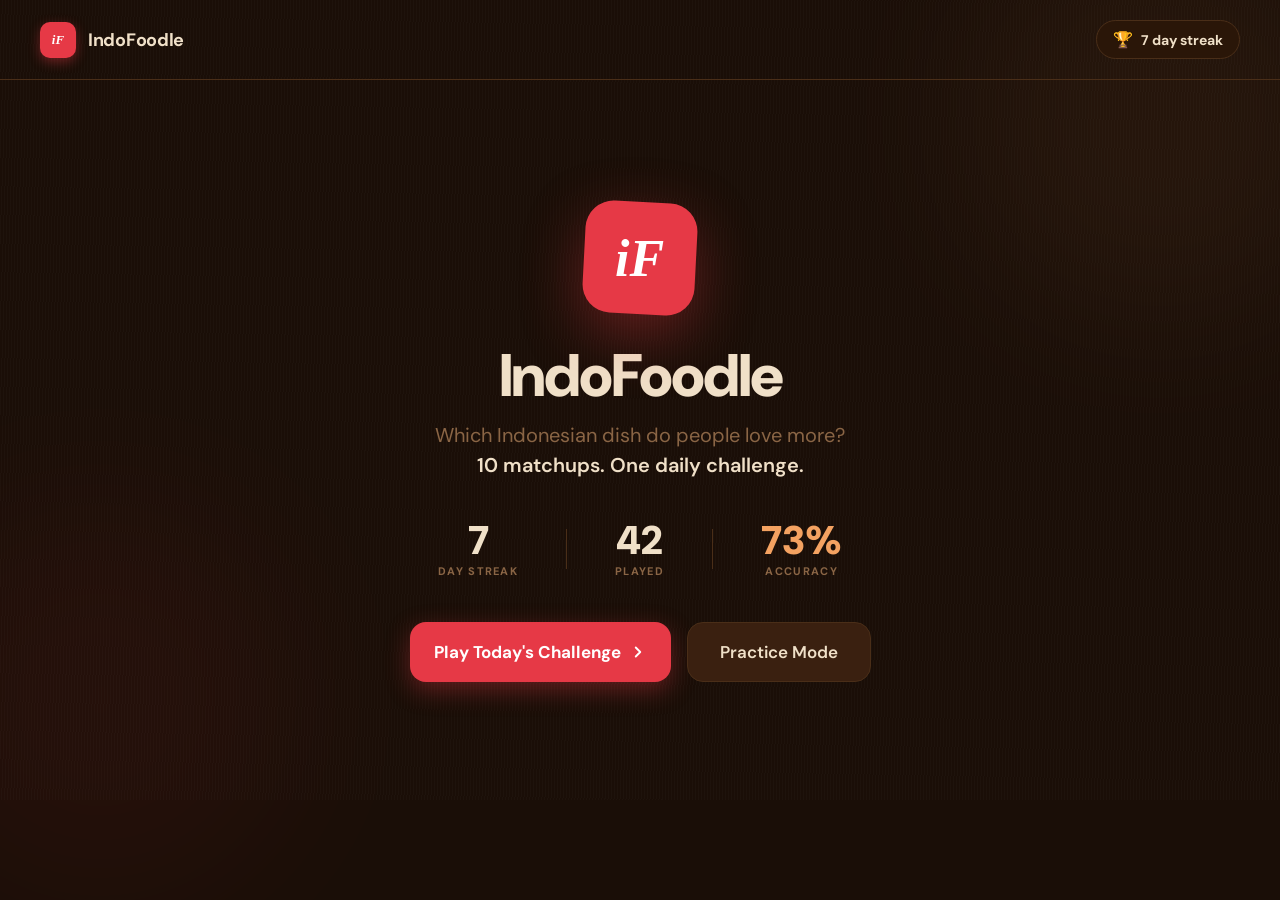
<file: indofoodle-html-designs/01-home.html>
<!DOCTYPE html>
<html lang="en">
<head>
  <meta charset="UTF-8" />
  <meta name="viewport" content="width=1280" />
  <title>IndoFoodle — Home</title>
  <link rel="preconnect" href="https://fonts.googleapis.com" />
  <link rel="stylesheet" href="https://fonts.googleapis.com/css2?family=DM+Sans:wght@400;500;600;700;800;900&display=swap" />
  <style>
    *, *::before, *::after { box-sizing: border-box; margin: 0; padding: 0; }

    :root {
      --bg:       #1A0E07;
      --surface:  #2A1608;
      --surface2: #3A2010;
      --text:     #F0E0C8;
      --muted:    #8A6545;
      --primary:  #E63946;
      --accent:   #F4A261;
      --border:   #4A2E18;
    }

    body {
      font-family: 'DM Sans', sans-serif;
      background: var(--bg);
      color: var(--text);
      width: 1280px;
      height: 800px;
      overflow: hidden;
      position: relative;
    }

    /* Wood-grain texture */
    body::before {
      content: '';
      position: absolute;
      inset: 0;
      background-image: repeating-linear-gradient(
        92deg,
        transparent,
        transparent 2px,
        rgba(255,255,255,0.018) 2px,
        rgba(255,255,255,0.018) 3px
      );
      pointer-events: none;
      z-index: 0;
    }

    /* ── Header ── */
    header {
      display: flex;
      justify-content: space-between;
      align-items: center;
      padding: 20px 40px;
      border-bottom: 1px solid var(--border);
      position: relative;
      z-index: 1;
    }

    .logo-row {
      display: flex;
      align-items: center;
      gap: 12px;
    }

    .logo-mark {
      width: 36px;
      height: 36px;
      background: var(--primary);
      border-radius: 10px;
      display: flex;
      align-items: center;
      justify-content: center;
      box-shadow: 0 4px 12px rgba(230,57,70,0.4);
    }

    .logo-mark span {
      color: #fff;
      font-size: 13px;
      font-weight: 900;
      font-style: italic;
      font-family: Georgia, serif;
    }

    .logo-name {
      font-size: 18px;
      font-weight: 700;
      color: var(--text);
      letter-spacing: -0.3px;
    }

    .streak-pill {
      display: flex;
      align-items: center;
      gap: 8px;
      background: var(--surface);
      border: 1px solid var(--border);
      border-radius: 999px;
      padding: 8px 16px;
      font-size: 14px;
      font-weight: 700;
      color: var(--text);
    }

    .streak-pill .icon {
      color: var(--accent);
      font-size: 16px;
    }

    /* ── Main ── */
    main {
      display: flex;
      align-items: center;
      justify-content: center;
      height: calc(800px - 77px);
      position: relative;
      z-index: 1;
    }

    .center-block {
      display: flex;
      flex-direction: column;
      align-items: center;
      text-align: center;
      max-width: 480px;
      animation: fadeUp 0.5s ease-out both;
    }

    @keyframes fadeUp {
      from { opacity: 0; transform: translateY(12px); }
      to   { opacity: 1; transform: translateY(0); }
    }

    .big-logo {
      width: 112px;
      height: 112px;
      background: var(--primary);
      border-radius: 28px;
      display: flex;
      align-items: center;
      justify-content: center;
      transform: rotate(3deg);
      box-shadow: 0 20px 60px rgba(230,57,70,0.35);
      margin-bottom: 32px;
    }

    .big-logo span {
      color: #fff;
      font-size: 52px;
      font-weight: 900;
      font-style: italic;
      font-family: Georgia, serif;
      transform: rotate(-3deg);
      display: inline-block;
    }

    h1 {
      font-size: 60px;
      font-weight: 900;
      letter-spacing: -2px;
      margin-bottom: 14px;
      line-height: 1;
    }

    .tagline {
      color: var(--muted);
      font-size: 20px;
      line-height: 1.5;
      margin-bottom: 40px;
    }

    .tagline strong {
      color: var(--text);
      font-weight: 600;
    }

    /* ── Stats ── */
    .stats {
      display: flex;
      align-items: center;
      gap: 48px;
      margin-bottom: 44px;
    }

    .stat {
      display: flex;
      flex-direction: column;
      align-items: center;
      gap: 4px;
    }

    .stat-value {
      font-size: 40px;
      font-weight: 900;
      line-height: 1;
    }

    .stat-value.accent { color: var(--accent); }

    .stat-label {
      font-size: 11px;
      font-weight: 700;
      text-transform: uppercase;
      letter-spacing: 0.12em;
      color: var(--muted);
    }

    .stat-divider {
      width: 1px;
      height: 40px;
      background: var(--border);
    }

    /* ── Buttons ── */
    .actions {
      display: flex;
      gap: 16px;
      width: 100%;
    }

    .btn-primary {
      flex: 1;
      display: flex;
      align-items: center;
      justify-content: center;
      gap: 8px;
      background: var(--primary);
      color: #fff;
      font-family: 'DM Sans', sans-serif;
      font-size: 17px;
      font-weight: 700;
      border: none;
      border-radius: 16px;
      padding: 18px 24px;
      cursor: pointer;
      box-shadow: 0 8px 24px rgba(230,57,70,0.35);
      transition: transform 0.15s ease, box-shadow 0.15s ease;
    }

    .btn-primary:hover {
      transform: translateY(-2px);
      box-shadow: 0 12px 32px rgba(230,57,70,0.45);
    }

    .btn-primary svg { flex-shrink: 0; }

    .btn-secondary {
      background: var(--surface2);
      color: var(--text);
      font-family: 'DM Sans', sans-serif;
      font-size: 17px;
      font-weight: 600;
      border: 1px solid var(--border);
      border-radius: 16px;
      padding: 18px 32px;
      cursor: pointer;
      transition: background 0.15s ease;
    }

    .btn-secondary:hover { background: #4A2E18; }

    /* ── Blobs ── */
    .blob {
      position: absolute;
      border-radius: 50%;
      filter: blur(80px);
      pointer-events: none;
      z-index: 0;
    }

    .blob-1 {
      width: 400px; height: 400px;
      background: var(--accent);
      opacity: 0.05;
      top: -80px; right: -80px;
    }

    .blob-2 {
      width: 400px; height: 400px;
      background: var(--primary);
      opacity: 0.05;
      bottom: -100px; left: -100px;
    }
  </style>
</head>
<body>
  <div class="blob blob-1"></div>
  <div class="blob blob-2"></div>

  <header>
    <div class="logo-row">
      <div class="logo-mark"><span>iF</span></div>
      <span class="logo-name">IndoFoodle</span>
    </div>
    <div class="streak-pill">
      <span class="icon">🏆</span>
      <span>7 day streak</span>
    </div>
  </header>

  <main>
    <div class="center-block">
      <div class="big-logo"><span>iF</span></div>
      <h1>IndoFoodle</h1>
      <p class="tagline">
        Which Indonesian dish do people love more?<br>
        <strong>10 matchups. One daily challenge.</strong>
      </p>

      <div class="stats">
        <div class="stat">
          <span class="stat-value">7</span>
          <span class="stat-label">Day Streak</span>
        </div>
        <div class="stat-divider"></div>
        <div class="stat">
          <span class="stat-value">42</span>
          <span class="stat-label">Played</span>
        </div>
        <div class="stat-divider"></div>
        <div class="stat">
          <span class="stat-value accent">73%</span>
          <span class="stat-label">Accuracy</span>
        </div>
      </div>

      <div class="actions">
        <button class="btn-primary">
          Play Today's Challenge
          <svg width="18" height="18" viewBox="0 0 24 24" fill="none" stroke="currentColor" stroke-width="2.5" stroke-linecap="round" stroke-linejoin="round"><polyline points="9 18 15 12 9 6"/></svg>
        </button>
        <button class="btn-secondary">Practice Mode</button>
      </div>
    </div>
  </main>
</body>
</html>
</file>
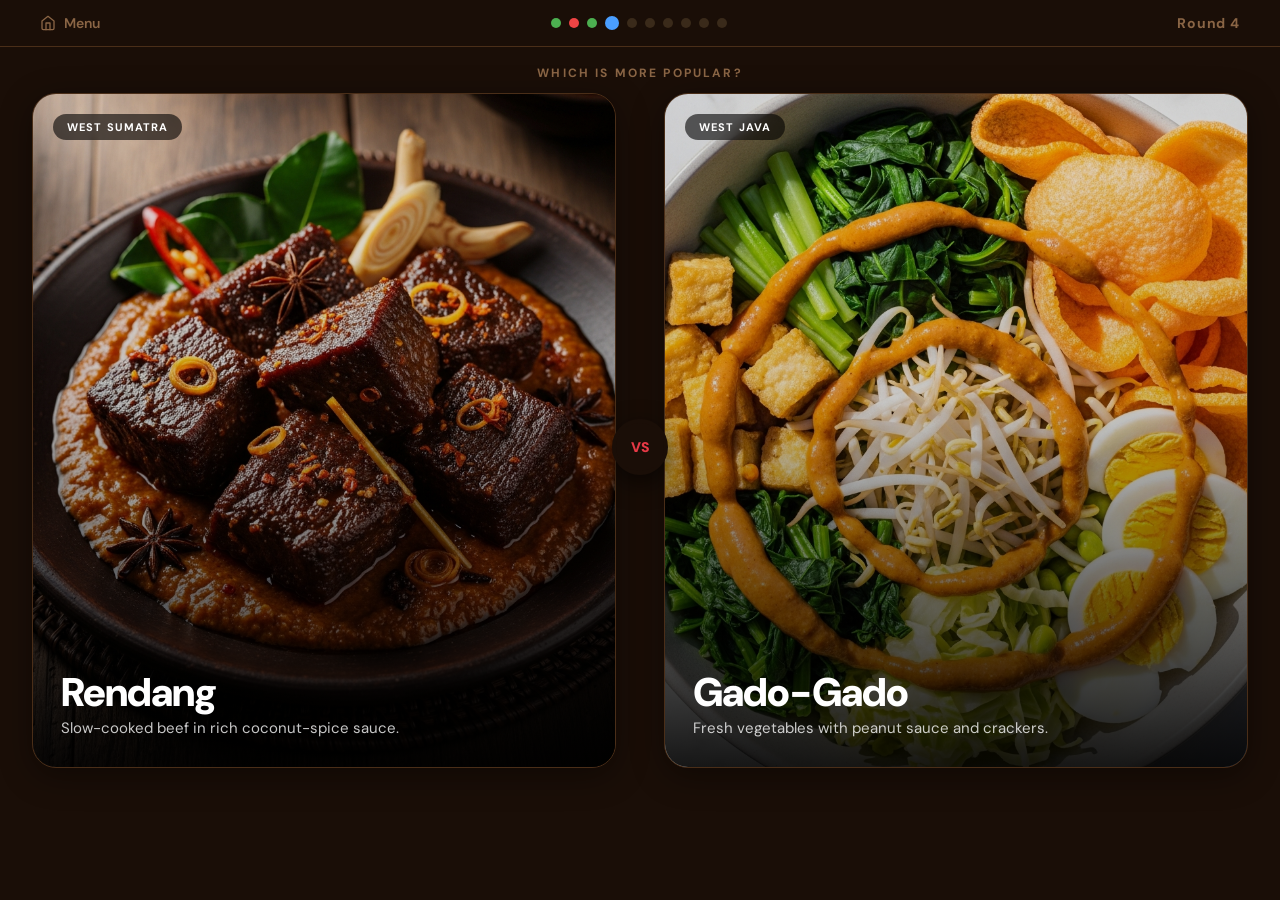
<file: indofoodle-html-designs/02-game.html>
<!DOCTYPE html>
<html lang="en">
<head>
  <meta charset="UTF-8" />
  <meta name="viewport" content="width=1280" />
  <title>IndoFoodle — Game Screen</title>
  <link rel="preconnect" href="https://fonts.googleapis.com" />
  <link rel="stylesheet" href="https://fonts.googleapis.com/css2?family=DM+Sans:wght@400;500;600;700;800;900&display=swap" />
  <style>
    *, *::before, *::after { box-sizing: border-box; margin: 0; padding: 0; }

    :root {
      --bg:       #1A0E07;
      --surface:  #2A1608;
      --surface2: #3A2010;
      --text:     #F0E0C8;
      --muted:    #8A6545;
      --primary:  #E63946;
      --accent:   #F4A261;
      --border:   #4A2E18;
      --correct:  #4CAF50;
      --wrong:    #EF4444;
      --dot-next: #3A2A1A;
      --dot-curr: #4A9EFF;
    }

    body {
      font-family: 'DM Sans', sans-serif;
      background: var(--bg);
      color: var(--text);
      width: 1280px;
      height: 800px;
      overflow: hidden;
      display: flex;
      flex-direction: column;
    }

    /* ── Header ── */
    header {
      display: flex;
      justify-content: space-between;
      align-items: center;
      padding: 14px 40px;
      border-bottom: 1px solid var(--border);
      flex-shrink: 0;
    }

    .menu-btn {
      display: flex;
      align-items: center;
      gap: 8px;
      background: none;
      border: none;
      color: var(--muted);
      font-family: 'DM Sans', sans-serif;
      font-size: 14px;
      font-weight: 600;
      cursor: pointer;
    }

    .round-label {
      font-size: 14px;
      font-weight: 700;
      color: var(--muted);
      letter-spacing: 0.06em;
    }

    /* ── Progress Dots ── */
    .progress-dots {
      display: flex;
      align-items: center;
      gap: 8px;
    }

    .dot {
      border-radius: 50%;
      flex-shrink: 0;
      transition: all 0.3s ease;
    }

    .dot-next    { width: 10px; height: 10px; background: var(--dot-next); }
    .dot-correct { width: 10px; height: 10px; background: var(--correct); }
    .dot-wrong   { width: 10px; height: 10px; background: var(--wrong); }
    .dot-current {
      width: 14px; height: 14px;
      background: var(--dot-curr);
      animation: dotPulse 2s ease-in-out infinite;
    }

    @keyframes dotPulse {
      0%, 100% { box-shadow: 0 0 0 0 rgba(74,158,255,0.4); }
      50%       { box-shadow: 0 0 0 4px rgba(74,158,255,0.15); }
    }

    /* ── Game Prompt ── */
    .game-prompt {
      text-align: center;
      padding: 18px 0 12px;
      font-size: 12px;
      font-weight: 700;
      letter-spacing: 0.18em;
      text-transform: uppercase;
      color: var(--muted);
      flex-shrink: 0;
    }

    /* ── Cards Area ── */
    main {
      flex: 1;
      display: flex;
      padding: 0 32px 32px;
      gap: 0;
      position: relative;
      min-height: 0;
    }

    .food-card {
      flex: 1;
      border-radius: 24px;
      overflow: hidden;
      position: relative;
      cursor: pointer;
      background: var(--surface);
      border: 1px solid var(--border);
      box-shadow: 0 8px 32px rgba(0,0,0,0.4);
      transition: transform 0.2s ease, box-shadow 0.2s ease;
    }

    .food-card:hover {
      transform: scale(1.012);
      box-shadow: 0 12px 40px rgba(0,0,0,0.5), 0 0 0 3px var(--accent);
    }

    .food-card:first-child { margin-right: 24px; }
    .food-card:last-child  { margin-left: 24px; }

    .food-card img {
      position: absolute;
      inset: 0;
      width: 100%;
      height: 100%;
      object-fit: cover;
      object-position: center;
    }

    .card-gradient {
      position: absolute;
      inset: 0;
      background: linear-gradient(to top, rgba(0,0,0,0.9) 0%, rgba(0,0,0,0.18) 55%, rgba(0,0,0,0.1) 100%);
    }

    .region-badge {
      position: absolute;
      top: 20px;
      left: 20px;
      background: rgba(0,0,0,0.6);
      backdrop-filter: blur(8px);
      color: #fff;
      font-size: 11px;
      font-weight: 700;
      text-transform: uppercase;
      letter-spacing: 0.1em;
      padding: 6px 14px;
      border-radius: 999px;
    }

    .card-info {
      position: absolute;
      bottom: 0;
      left: 0;
      right: 0;
      padding: 28px;
    }

    .card-info h2 {
      font-size: 40px;
      font-weight: 900;
      color: #fff;
      letter-spacing: -1px;
      margin-bottom: 6px;
      line-height: 1;
    }

    .card-info p {
      font-size: 15px;
      color: rgba(255,255,255,0.78);
      line-height: 1.4;
    }

    /* ── VS Badge ── */
    .vs-badge {
      position: absolute;
      top: 50%;
      left: 50%;
      transform: translate(-50%, -50%);
      z-index: 10;
      width: 56px;
      height: 56px;
      background: var(--bg);
      border: 4px solid var(--bg);
      border-radius: 50%;
      display: flex;
      align-items: center;
      justify-content: center;
      font-size: 14px;
      font-weight: 900;
      color: var(--primary);
      box-shadow: 0 8px 24px rgba(0,0,0,0.6);
    }
  </style>
</head>
<body>
  <header>
    <button class="menu-btn">
      <svg width="16" height="16" viewBox="0 0 24 24" fill="none" stroke="currentColor" stroke-width="2" stroke-linecap="round" stroke-linejoin="round"><path d="m3 9 9-7 9 7v11a2 2 0 0 1-2 2H5a2 2 0 0 1-2-2z"/><polyline points="9 22 9 12 15 12 15 22"/></svg>
      Menu
    </button>

    <!-- Dots: 2 correct, 1 wrong, 1 current (blue), 6 next -->
    <div class="progress-dots">
      <div class="dot dot-correct"></div>
      <div class="dot dot-wrong"></div>
      <div class="dot dot-correct"></div>
      <div class="dot dot-current"></div>
      <div class="dot dot-next"></div>
      <div class="dot dot-next"></div>
      <div class="dot dot-next"></div>
      <div class="dot dot-next"></div>
      <div class="dot dot-next"></div>
      <div class="dot dot-next"></div>
    </div>

    <span class="round-label">Round 4</span>
  </header>

  <div class="game-prompt">Which is more popular?</div>

  <main>
    <!-- Left Card: Rendang -->
    <div class="food-card">
      <!--
        Image source: copy rendang.png from
        artifacts/mockup-sandbox/public/images/rendang.png
        into an images/ folder next to this file.
      -->
      <img src="images/rendang.png" alt="Rendang" />
      <div class="card-gradient"></div>
      <span class="region-badge">West Sumatra</span>
      <div class="card-info">
        <h2>Rendang</h2>
        <p>Slow-cooked beef in rich coconut-spice sauce.</p>
      </div>
    </div>

    <div class="vs-badge">VS</div>

    <!-- Right Card: Gado-Gado -->
    <div class="food-card">
      <img src="images/gadogado.png" alt="Gado-Gado" />
      <div class="card-gradient"></div>
      <span class="region-badge">West Java</span>
      <div class="card-info">
        <h2>Gado-Gado</h2>
        <p>Fresh vegetables with peanut sauce and crackers.</p>
      </div>
    </div>
  </main>
</body>
</html>
</file>
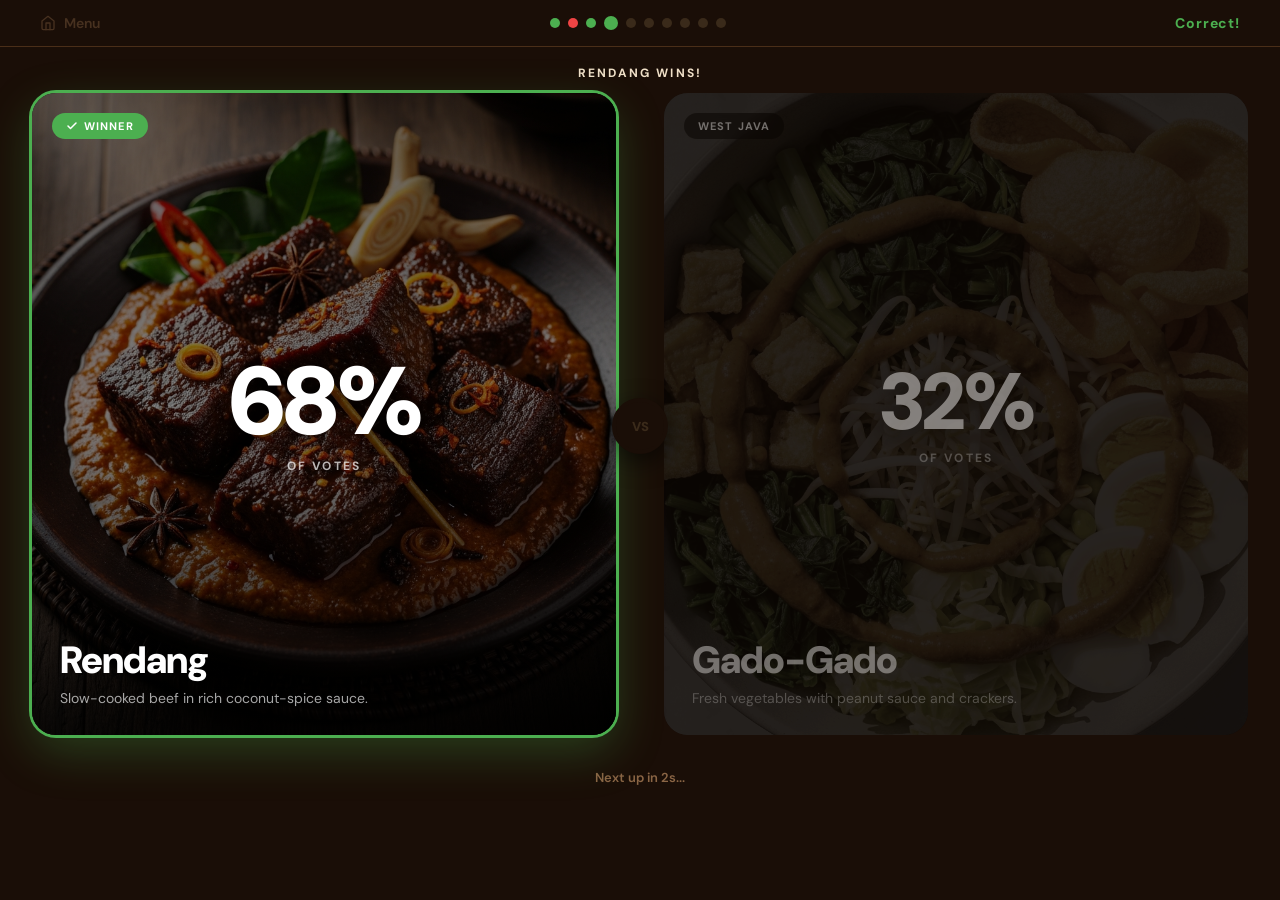
<file: indofoodle-html-designs/03-reveal.html>
<!DOCTYPE html>
<html lang="en">
<head>
  <meta charset="UTF-8" />
  <meta name="viewport" content="width=1280" />
  <title>IndoFoodle — Reveal State</title>
  <link rel="preconnect" href="https://fonts.googleapis.com" />
  <link rel="stylesheet" href="https://fonts.googleapis.com/css2?family=DM+Sans:wght@400;500;600;700;800;900&display=swap" />
  <style>
    *, *::before, *::after { box-sizing: border-box; margin: 0; padding: 0; }

    :root {
      --bg:       #1A0E07;
      --surface:  #2A1608;
      --text:     #F0E0C8;
      --muted:    #8A6545;
      --primary:  #E63946;
      --accent:   #F4A261;
      --border:   #4A2E18;
      --correct:  #4CAF50;
      --wrong:    #EF4444;
      --dot-next: #3A2A1A;
      --dot-curr: #4A9EFF;
    }

    body {
      font-family: 'DM Sans', sans-serif;
      background: var(--bg);
      color: var(--text);
      width: 1280px;
      height: 800px;
      overflow: hidden;
      display: flex;
      flex-direction: column;
    }

    header {
      display: flex;
      justify-content: space-between;
      align-items: center;
      padding: 14px 40px;
      border-bottom: 1px solid var(--border);
      flex-shrink: 0;
    }

    .menu-btn {
      display: flex;
      align-items: center;
      gap: 8px;
      background: none;
      border: none;
      color: var(--muted);
      font-family: 'DM Sans', sans-serif;
      font-size: 14px;
      font-weight: 600;
      opacity: 0.4;
      cursor: default;
    }

    .correct-label {
      font-size: 14px;
      font-weight: 700;
      color: var(--correct);
      letter-spacing: 0.06em;
      animation: fadeIn 0.4s ease-out both;
    }

    @keyframes fadeIn {
      from { opacity: 0; transform: translateY(6px); }
      to   { opacity: 1; transform: translateY(0); }
    }

    .progress-dots {
      display: flex;
      align-items: center;
      gap: 8px;
    }

    .dot { border-radius: 50%; flex-shrink: 0; }
    .dot-correct { width: 10px; height: 10px; background: var(--correct); }
    .dot-wrong   { width: 10px; height: 10px; background: var(--wrong); }
    .dot-next    { width: 10px; height: 10px; background: var(--dot-next); }

    /* current round just answered correctly — shows as green but larger */
    .dot-just-answered {
      width: 14px;
      height: 14px;
      background: var(--correct);
    }

    .game-prompt {
      text-align: center;
      padding: 18px 0 12px;
      font-size: 12px;
      font-weight: 700;
      letter-spacing: 0.18em;
      text-transform: uppercase;
      color: var(--text);
      flex-shrink: 0;
    }

    main {
      flex: 1;
      display: flex;
      padding: 0 32px 24px;
      gap: 0;
      position: relative;
      min-height: 0;
    }

    /* Winner card */
    .food-card {
      flex: 1;
      border-radius: 24px;
      overflow: hidden;
      position: relative;
      background: #000;
    }

    .food-card.winner {
      margin-right: 24px;
      box-shadow: 0 0 0 3px var(--correct), 0 16px 48px rgba(76,175,80,0.3);
    }

    .food-card.loser {
      margin-left: 24px;
      opacity: 0.62;
    }

    .food-card img {
      position: absolute;
      inset: 0;
      width: 100%;
      height: 100%;
      object-fit: cover;
      object-position: center;
    }

    .food-card.winner img { filter: brightness(0.55); }
    .food-card.loser  img { filter: brightness(0.32) saturate(0.45); }

    .card-overlay {
      position: absolute;
      inset: 0;
      background: linear-gradient(to top, rgba(0,0,0,0.8) 0%, rgba(0,0,0,0.05) 50%, rgba(0,0,0,0.28) 100%);
    }

    .loser .card-overlay {
      background: rgba(0,0,0,0.38);
    }

    .region-badge {
      position: absolute;
      top: 20px;
      left: 20px;
      backdrop-filter: blur(8px);
      font-size: 11px;
      font-weight: 700;
      text-transform: uppercase;
      letter-spacing: 0.1em;
      padding: 6px 14px;
      border-radius: 999px;
    }

    .winner .region-badge {
      background: var(--correct);
      color: #fff;
      display: flex;
      align-items: center;
      gap: 6px;
    }

    .loser .region-badge {
      background: rgba(0,0,0,0.55);
      color: rgba(255,255,255,0.65);
    }

    .percentage-block {
      position: absolute;
      inset: 0;
      display: flex;
      flex-direction: column;
      align-items: center;
      justify-content: center;
      animation: fadeIn 0.45s ease-out both;
    }

    .winner .percentage-block { animation-delay: 0s; }
    .loser  .percentage-block { animation-delay: 0.15s; }

    .pct-number {
      font-weight: 900;
      letter-spacing: -3px;
      line-height: 1;
      text-shadow: 0 4px 20px rgba(0,0,0,0.5);
    }

    .winner .pct-number { font-size: 96px; color: #fff; }
    .loser  .pct-number { font-size: 80px; color: rgba(255,255,255,0.75); }

    .pct-label {
      font-size: 12px;
      font-weight: 700;
      letter-spacing: 0.18em;
      text-transform: uppercase;
      margin-top: 8px;
    }

    .winner .pct-label { color: rgba(255,255,255,0.7); }
    .loser  .pct-label { color: rgba(255,255,255,0.4); }

    .card-info {
      position: absolute;
      bottom: 0;
      left: 0;
      right: 0;
      padding: 28px;
    }

    .winner .card-info h2 { font-size: 38px; font-weight: 900; color: #fff; letter-spacing: -1px; margin-bottom: 4px; }
    .winner .card-info p  { font-size: 14px; color: rgba(255,255,255,0.65); }
    .loser  .card-info h2 { font-size: 38px; font-weight: 900; color: rgba(255,255,255,0.65); letter-spacing: -1px; margin-bottom: 4px; }
    .loser  .card-info p  { font-size: 14px; color: rgba(255,255,255,0.4); }

    .vs-badge {
      position: absolute;
      top: 50%;
      left: 50%;
      transform: translate(-50%, -50%);
      z-index: 10;
      width: 56px;
      height: 56px;
      background: var(--bg);
      border: 4px solid var(--bg);
      border-radius: 50%;
      display: flex;
      align-items: center;
      justify-content: center;
      font-size: 13px;
      font-weight: 900;
      color: #3A2A1A;
      box-shadow: 0 8px 24px rgba(0,0,0,0.6);
    }

    .auto-hint {
      text-align: center;
      padding: 10px 0 14px;
      font-size: 13px;
      font-weight: 600;
      color: var(--muted);
      flex-shrink: 0;
      animation: pulse 1.8s ease-in-out infinite;
    }

    @keyframes pulse {
      0%, 100% { opacity: 1; }
      50%       { opacity: 0.45; }
    }
  </style>
</head>
<body>
  <header>
    <div class="menu-btn">
      <svg width="16" height="16" viewBox="0 0 24 24" fill="none" stroke="currentColor" stroke-width="2" stroke-linecap="round" stroke-linejoin="round"><path d="m3 9 9-7 9 7v11a2 2 0 0 1-2 2H5a2 2 0 0 1-2-2z"/><polyline points="9 22 9 12 15 12 15 22"/></svg>
      Menu
    </div>

    <!-- Round 4 just answered correctly: dots 1-3 past, dot 4 correct (larger), 5-10 next -->
    <div class="progress-dots">
      <div class="dot dot-correct"></div>
      <div class="dot dot-wrong"></div>
      <div class="dot dot-correct"></div>
      <div class="dot dot-just-answered"></div>
      <div class="dot dot-next"></div>
      <div class="dot dot-next"></div>
      <div class="dot dot-next"></div>
      <div class="dot dot-next"></div>
      <div class="dot dot-next"></div>
      <div class="dot dot-next"></div>
    </div>

    <span class="correct-label">Correct!</span>
  </header>

  <div class="game-prompt">Rendang Wins!</div>

  <main>
    <!-- Winner: Rendang -->
    <div class="food-card winner">
      <img src="images/rendang.png" alt="Rendang" />
      <div class="card-overlay"></div>
      <span class="region-badge">
        <svg width="12" height="12" viewBox="0 0 24 24" fill="none" stroke="currentColor" stroke-width="3" stroke-linecap="round" stroke-linejoin="round"><polyline points="20 6 9 17 4 12"/></svg>
        Winner
      </span>
      <div class="percentage-block">
        <span class="pct-number">68%</span>
        <span class="pct-label">of votes</span>
      </div>
      <div class="card-info">
        <h2>Rendang</h2>
        <p>Slow-cooked beef in rich coconut-spice sauce.</p>
      </div>
    </div>

    <div class="vs-badge">VS</div>

    <!-- Loser: Gado-Gado -->
    <div class="food-card loser">
      <img src="images/gadogado.png" alt="Gado-Gado" />
      <div class="card-overlay"></div>
      <span class="region-badge">West Java</span>
      <div class="percentage-block">
        <span class="pct-number">32%</span>
        <span class="pct-label">of votes</span>
      </div>
      <div class="card-info">
        <h2>Gado-Gado</h2>
        <p>Fresh vegetables with peanut sauce and crackers.</p>
      </div>
    </div>
  </main>

  <div class="auto-hint">Next up in 2s...</div>
</body>
</html>
</file>
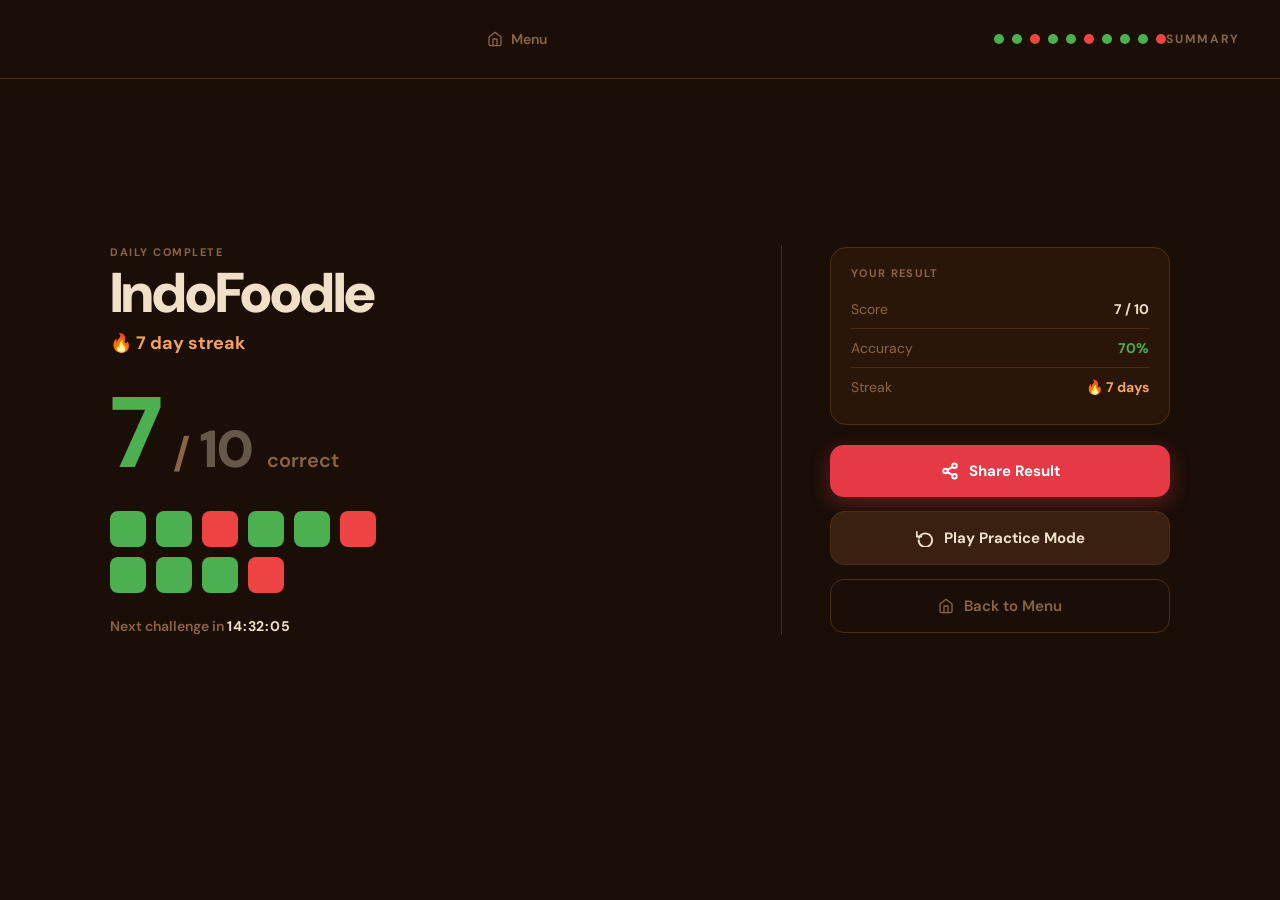
<file: indofoodle-html-designs/04-results.html>
<!DOCTYPE html>
<html lang="en">
<head>
  <meta charset="UTF-8" />
  <meta name="viewport" content="width=1280" />
  <title>IndoFoodle — Results</title>
  <link rel="preconnect" href="https://fonts.googleapis.com" />
  <link rel="stylesheet" href="https://fonts.googleapis.com/css2?family=DM+Sans:wght@400;500;600;700;800;900&display=swap" />
  <style>
    *, *::before, *::after { box-sizing: border-box; margin: 0; padding: 0; }

    :root {
      --bg:       #1A0E07;
      --surface:  #2A1608;
      --surface2: #3A2010;
      --text:     #F0E0C8;
      --muted:    #8A6545;
      --primary:  #E63946;
      --accent:   #F4A261;
      --border:   #4A2E18;
      --correct:  #4CAF50;
      --wrong:    #EF4444;
    }

    body {
      font-family: 'DM Sans', sans-serif;
      background: var(--bg);
      color: var(--text);
      width: 1280px;
      height: 800px;
      overflow: hidden;
      display: flex;
      flex-direction: column;
    }

    /* ── Header ── */
    header {
      display: flex;
      justify-content: space-between;
      align-items: center;
      padding: 14px 40px;
      border-bottom: 1px solid var(--border);
      flex-shrink: 0;
    }

    .menu-btn {
      display: flex;
      align-items: center;
      gap: 8px;
      background: none;
      border: none;
      color: var(--muted);
      font-family: 'DM Sans', sans-serif;
      font-size: 14px;
      font-weight: 600;
      cursor: pointer;
    }

    .summary-label {
      font-size: 12px;
      font-weight: 700;
      text-transform: uppercase;
      letter-spacing: 0.14em;
      color: var(--muted);
    }

    /* All dots complete — all green or red, no current */
    .progress-dots {
      display: flex;
      align-items: center;
      gap: 8px;
    }

    .dot { border-radius: 50%; flex-shrink: 0; }
    .dot-correct { width: 10px; height: 10px; background: var(--correct); }
    .dot-wrong   { width: 10px; height: 10px; background: var(--wrong); }

    /* ── Main layout ── */
    main {
      flex: 1;
      display: flex;
      align-items: center;
      justify-content: center;
      padding: 0 60px;
      animation: fadeUp 0.5s ease-out both;
    }

    @keyframes fadeUp {
      from { opacity: 0; transform: translateY(10px); }
      to   { opacity: 1; transform: translateY(0); }
    }

    .content-row {
      display: flex;
      gap: 48px;
      align-items: center;
      width: 100%;
      max-width: 1060px;
    }

    /* ── Left: Score ── */
    .score-block {
      flex: 1;
    }

    .daily-label {
      font-size: 11px;
      font-weight: 700;
      text-transform: uppercase;
      letter-spacing: 0.14em;
      color: var(--muted);
      margin-bottom: 6px;
    }

    .score-block h1 {
      font-size: 56px;
      font-weight: 900;
      letter-spacing: -2px;
      line-height: 1;
      margin-bottom: 10px;
    }

    .streak-tag {
      font-size: 18px;
      font-weight: 700;
      color: var(--accent);
      margin-bottom: 28px;
    }

    .score-display {
      display: flex;
      align-items: baseline;
      gap: 10px;
      margin-bottom: 28px;
    }

    .score-big {
      font-size: 100px;
      font-weight: 900;
      line-height: 1;
      color: var(--correct);
    }

    .score-slash {
      font-size: 40px;
      font-weight: 700;
      color: var(--muted);
    }

    .score-total {
      font-size: 52px;
      font-weight: 900;
      color: var(--text);
      opacity: 0.35;
    }

    .score-word {
      font-size: 20px;
      font-weight: 600;
      color: var(--muted);
      align-self: flex-end;
      padding-bottom: 10px;
      margin-left: 4px;
    }

    /* Result grid */
    .result-grid {
      display: flex;
      flex-wrap: wrap;
      gap: 10px;
      max-width: 280px;
      margin-bottom: 24px;
    }

    .grid-cell {
      width: 36px;
      height: 36px;
      border-radius: 8px;
    }

    .grid-cell.correct { background: var(--correct); }
    .grid-cell.wrong   { background: var(--wrong); }

    .countdown {
      font-size: 14px;
      font-weight: 600;
      color: var(--muted);
    }

    .countdown span {
      font-family: 'DM Sans', monospace;
      font-weight: 700;
      color: var(--text);
      letter-spacing: 0.06em;
    }

    /* ── Divider ── */
    .divider {
      width: 1px;
      align-self: stretch;
      background: var(--border);
    }

    /* ── Right: Actions ── */
    .actions-block {
      width: 340px;
      display: flex;
      flex-direction: column;
      gap: 14px;
    }

    .result-card {
      background: var(--surface);
      border: 1px solid var(--border);
      border-radius: 16px;
      padding: 18px 20px;
      margin-bottom: 6px;
    }

    .result-card-label {
      font-size: 11px;
      font-weight: 700;
      text-transform: uppercase;
      letter-spacing: 0.12em;
      color: var(--muted);
      margin-bottom: 10px;
    }

    .result-row {
      display: flex;
      justify-content: space-between;
      align-items: center;
      padding: 10px 0;
      border-bottom: 1px solid var(--border);
      font-size: 14px;
    }

    .result-row:last-child { border-bottom: none; }
    .result-row .rkey { color: var(--muted); }
    .result-row .rval { font-weight: 700; }
    .result-row .rval.green { color: var(--correct); }
    .result-row .rval.orange { color: var(--accent); }

    button {
      width: 100%;
      display: flex;
      align-items: center;
      justify-content: center;
      gap: 10px;
      font-family: 'DM Sans', sans-serif;
      font-size: 15px;
      font-weight: 700;
      border-radius: 14px;
      padding: 16px 20px;
      cursor: pointer;
      border: none;
      transition: transform 0.15s ease;
    }

    button:hover { transform: translateY(-1px); }

    .btn-primary {
      background: var(--primary);
      color: #fff;
      box-shadow: 0 6px 20px rgba(230,57,70,0.35);
    }

    .btn-secondary {
      background: var(--surface2);
      color: var(--text);
      border: 1px solid var(--border) !important;
    }

    .btn-ghost {
      background: transparent;
      color: var(--muted);
      border: 1px solid var(--border) !important;
      font-weight: 600;
    }

    .btn-ghost:hover { color: var(--text); }
  </style>
</head>
<body>
  <header>
    <button class="menu-btn">
      <svg width="16" height="16" viewBox="0 0 24 24" fill="none" stroke="currentColor" stroke-width="2" stroke-linecap="round" stroke-linejoin="round"><path d="m3 9 9-7 9 7v11a2 2 0 0 1-2 2H5a2 2 0 0 1-2-2z"/><polyline points="9 22 9 12 15 12 15 22"/></svg>
      Menu
    </button>

    <!-- All 10 rounds complete: correct/wrong pattern -->
    <div class="progress-dots">
      <div class="dot dot-correct"></div>
      <div class="dot dot-correct"></div>
      <div class="dot dot-wrong"></div>
      <div class="dot dot-correct"></div>
      <div class="dot dot-correct"></div>
      <div class="dot dot-wrong"></div>
      <div class="dot dot-correct"></div>
      <div class="dot dot-correct"></div>
      <div class="dot dot-correct"></div>
      <div class="dot dot-wrong"></div>
    </div>

    <span class="summary-label">Summary</span>
  </header>

  <main>
    <div class="content-row">

      <!-- Left: Score -->
      <div class="score-block">
        <div class="daily-label">Daily Complete</div>
        <h1>IndoFoodle</h1>
        <div class="streak-tag">🔥 7 day streak</div>

        <div class="score-display">
          <span class="score-big">7</span>
          <span class="score-slash">/</span>
          <span class="score-total">10</span>
          <span class="score-word">correct</span>
        </div>

        <div class="result-grid">
          <div class="grid-cell correct"></div>
          <div class="grid-cell correct"></div>
          <div class="grid-cell wrong"></div>
          <div class="grid-cell correct"></div>
          <div class="grid-cell correct"></div>
          <div class="grid-cell wrong"></div>
          <div class="grid-cell correct"></div>
          <div class="grid-cell correct"></div>
          <div class="grid-cell correct"></div>
          <div class="grid-cell wrong"></div>
        </div>

        <div class="countdown">Next challenge in <span>14:32:05</span></div>
      </div>

      <div class="divider"></div>

      <!-- Right: Actions -->
      <div class="actions-block">
        <div class="result-card">
          <div class="result-card-label">Your Result</div>
          <div class="result-row">
            <span class="rkey">Score</span>
            <span class="rval">7 / 10</span>
          </div>
          <div class="result-row">
            <span class="rkey">Accuracy</span>
            <span class="rval green">70%</span>
          </div>
          <div class="result-row">
            <span class="rkey">Streak</span>
            <span class="rval orange">🔥 7 days</span>
          </div>
        </div>

        <button class="btn-primary">
          <svg width="18" height="18" viewBox="0 0 24 24" fill="none" stroke="currentColor" stroke-width="2.5" stroke-linecap="round" stroke-linejoin="round"><circle cx="18" cy="5" r="3"/><circle cx="6" cy="12" r="3"/><circle cx="18" cy="19" r="3"/><line x1="8.59" y1="13.51" x2="15.42" y2="17.49"/><line x1="15.41" y1="6.51" x2="8.59" y2="10.49"/></svg>
          Share Result
        </button>
        <button class="btn-secondary">
          <svg width="18" height="18" viewBox="0 0 24 24" fill="none" stroke="currentColor" stroke-width="2.5" stroke-linecap="round" stroke-linejoin="round"><polyline points="1 4 1 10 7 10"/><path d="M3.51 15a9 9 0 1 0 .49-3.08"/></svg>
          Play Practice Mode
        </button>
        <button class="btn-ghost">
          <svg width="16" height="16" viewBox="0 0 24 24" fill="none" stroke="currentColor" stroke-width="2" stroke-linecap="round" stroke-linejoin="round"><path d="m3 9 9-7 9 7v11a2 2 0 0 1-2 2H5a2 2 0 0 1-2-2z"/><polyline points="9 22 9 12 15 12 15 22"/></svg>
          Back to Menu
        </button>
      </div>

    </div>
  </main>
</body>
</html>
</file>
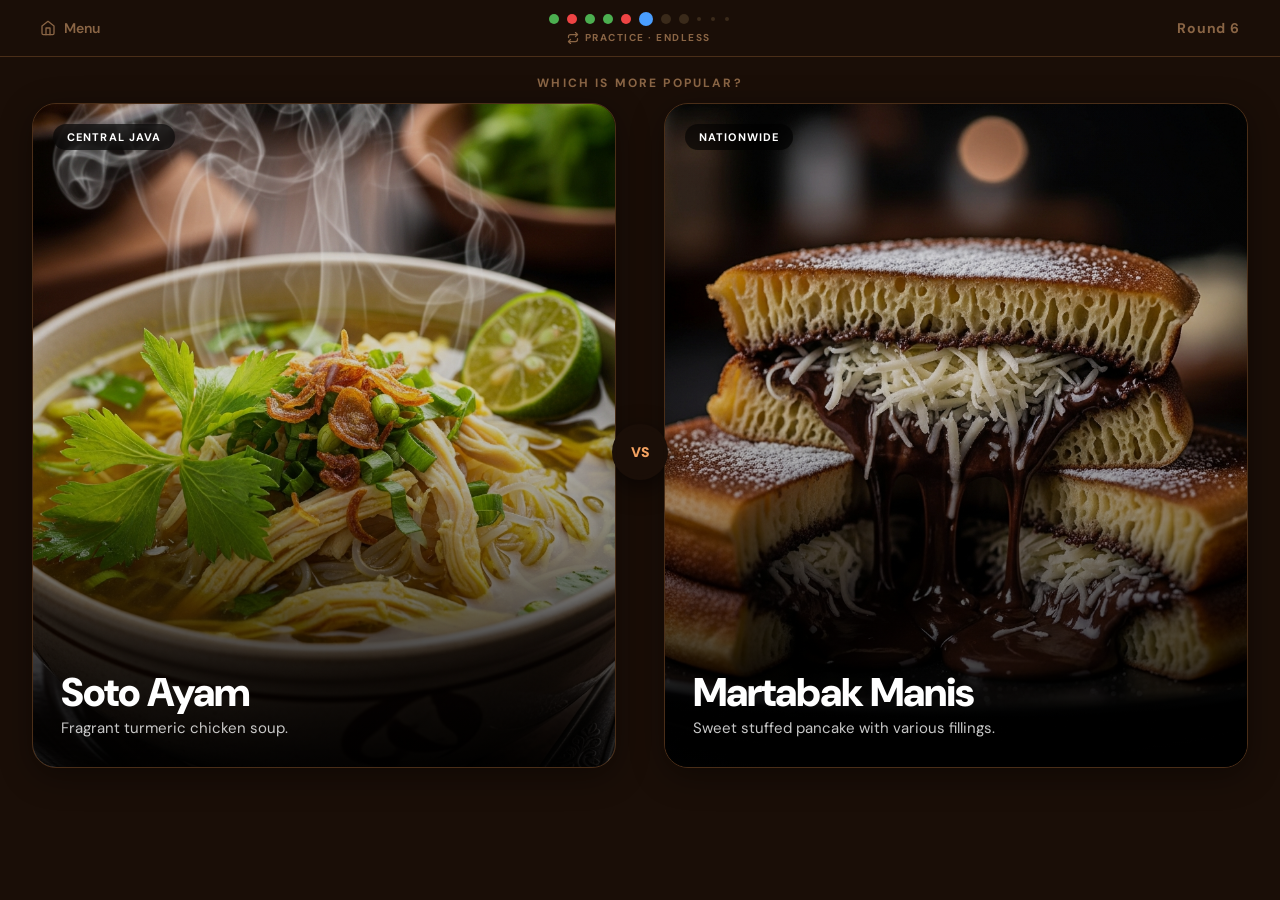
<file: indofoodle-html-designs/05-practice.html>
<!DOCTYPE html>
<html lang="en">
<head>
  <meta charset="UTF-8" />
  <meta name="viewport" content="width=1280" />
  <title>IndoFoodle — Practice Mode</title>
  <link rel="preconnect" href="https://fonts.googleapis.com" />
  <link rel="stylesheet" href="https://fonts.googleapis.com/css2?family=DM+Sans:wght@400;500;600;700;800;900&display=swap" />
  <style>
    *, *::before, *::after { box-sizing: border-box; margin: 0; padding: 0; }

    :root {
      --bg:       #1A0E07;
      --surface:  #2A1608;
      --text:     #F0E0C8;
      --muted:    #8A6545;
      --primary:  #E63946;
      --accent:   #F4A261;
      --border:   #4A2E18;
      --correct:  #4CAF50;
      --wrong:    #EF4444;
      --dot-next: #3A2A1A;
      --dot-curr: #4A9EFF;
    }

    body {
      font-family: 'DM Sans', sans-serif;
      background: var(--bg);
      color: var(--text);
      width: 1280px;
      height: 800px;
      overflow: hidden;
      display: flex;
      flex-direction: column;
    }

    /* ── Header ── */
    header {
      display: flex;
      justify-content: space-between;
      align-items: center;
      padding: 12px 40px;
      border-bottom: 1px solid var(--border);
      flex-shrink: 0;
    }

    .menu-btn {
      display: flex;
      align-items: center;
      gap: 8px;
      background: none;
      border: none;
      color: var(--muted);
      font-family: 'DM Sans', sans-serif;
      font-size: 14px;
      font-weight: 600;
      cursor: pointer;
    }

    .round-label {
      font-size: 14px;
      font-weight: 700;
      color: var(--muted);
      letter-spacing: 0.06em;
    }

    .header-center {
      display: flex;
      flex-direction: column;
      align-items: center;
      gap: 5px;
    }

    .progress-dots {
      display: flex;
      align-items: center;
      gap: 8px;
    }

    .dot { border-radius: 50%; flex-shrink: 0; }
    .dot-next    { width: 10px; height: 10px; background: var(--dot-next); }
    .dot-correct { width: 10px; height: 10px; background: var(--correct); }
    .dot-wrong   { width: 10px; height: 10px; background: var(--wrong); }
    .dot-current {
      width: 14px;
      height: 14px;
      background: var(--dot-curr);
      animation: dotPulse 2s ease-in-out infinite;
    }

    @keyframes dotPulse {
      0%, 100% { box-shadow: 0 0 0 0 rgba(74,158,255,0.4); }
      50%       { box-shadow: 0 0 0 4px rgba(74,158,255,0.15); }
    }

    .dot-tiny {
      width: 4px;
      height: 4px;
      background: var(--dot-next);
      border-radius: 50%;
    }

    .practice-label {
      display: flex;
      align-items: center;
      gap: 6px;
      font-size: 10px;
      font-weight: 700;
      text-transform: uppercase;
      letter-spacing: 0.15em;
      color: var(--muted);
    }

    .game-prompt {
      text-align: center;
      padding: 18px 0 12px;
      font-size: 12px;
      font-weight: 700;
      letter-spacing: 0.18em;
      text-transform: uppercase;
      color: var(--muted);
      flex-shrink: 0;
    }

    main {
      flex: 1;
      display: flex;
      padding: 0 32px 32px;
      gap: 0;
      position: relative;
      min-height: 0;
    }

    .food-card {
      flex: 1;
      border-radius: 24px;
      overflow: hidden;
      position: relative;
      cursor: pointer;
      background: var(--surface);
      border: 1px solid var(--border);
      box-shadow: 0 8px 32px rgba(0,0,0,0.4);
      transition: transform 0.2s ease, box-shadow 0.2s ease;
    }

    .food-card:hover {
      transform: scale(1.012);
      box-shadow: 0 12px 40px rgba(0,0,0,0.5), 0 0 0 3px var(--accent);
    }

    .food-card:first-child { margin-right: 24px; }
    .food-card:last-child  { margin-left: 24px; }

    .food-card img {
      position: absolute;
      inset: 0;
      width: 100%;
      height: 100%;
      object-fit: cover;
      object-position: center;
    }

    .card-gradient {
      position: absolute;
      inset: 0;
      background: linear-gradient(to top, rgba(0,0,0,0.9) 0%, rgba(0,0,0,0.18) 55%, rgba(0,0,0,0.1) 100%);
    }

    .region-badge {
      position: absolute;
      top: 20px;
      left: 20px;
      background: rgba(0,0,0,0.6);
      backdrop-filter: blur(8px);
      color: #fff;
      font-size: 11px;
      font-weight: 700;
      text-transform: uppercase;
      letter-spacing: 0.1em;
      padding: 6px 14px;
      border-radius: 999px;
    }

    .card-info {
      position: absolute;
      bottom: 0;
      left: 0;
      right: 0;
      padding: 28px;
    }

    .card-info h2 {
      font-size: 40px;
      font-weight: 900;
      color: #fff;
      letter-spacing: -1px;
      margin-bottom: 6px;
      line-height: 1;
    }

    .card-info p {
      font-size: 15px;
      color: rgba(255,255,255,0.78);
      line-height: 1.4;
    }

    .vs-badge {
      position: absolute;
      top: 50%;
      left: 50%;
      transform: translate(-50%, -50%);
      z-index: 10;
      width: 56px;
      height: 56px;
      background: var(--bg);
      border: 4px solid var(--bg);
      border-radius: 50%;
      display: flex;
      align-items: center;
      justify-content: center;
      font-size: 14px;
      font-weight: 900;
      color: var(--accent);
      box-shadow: 0 8px 24px rgba(0,0,0,0.6);
    }
  </style>
</head>
<body>
  <header>
    <button class="menu-btn">
      <svg width="16" height="16" viewBox="0 0 24 24" fill="none" stroke="currentColor" stroke-width="2" stroke-linecap="round" stroke-linejoin="round"><path d="m3 9 9-7 9 7v11a2 2 0 0 1-2 2H5a2 2 0 0 1-2-2z"/><polyline points="9 22 9 12 15 12 15 22"/></svg>
      Menu
    </button>

    <div class="header-center">
      <div class="progress-dots">
        <div class="dot dot-correct"></div>
        <div class="dot dot-wrong"></div>
        <div class="dot dot-correct"></div>
        <div class="dot dot-correct"></div>
        <div class="dot dot-wrong"></div>
        <div class="dot dot-current"></div>
        <div class="dot dot-next"></div>
        <div class="dot dot-next"></div>
        <!-- Trailing dots to show endless -->
        <div class="dot-tiny"></div>
        <div class="dot-tiny" style="margin-left:2px;"></div>
        <div class="dot-tiny" style="margin-left:2px;"></div>
      </div>
      <div class="practice-label">
        <svg width="12" height="12" viewBox="0 0 24 24" fill="none" stroke="currentColor" stroke-width="2.5" stroke-linecap="round" stroke-linejoin="round"><polyline points="17 1 21 5 17 9"/><path d="M3 11V9a4 4 0 0 1 4-4h14"/><polyline points="7 23 3 19 7 15"/><path d="M21 13v2a4 4 0 0 1-4 4H3"/></svg>
        Practice · Endless
      </div>
    </div>

    <span class="round-label">Round 6</span>
  </header>

  <div class="game-prompt">Which is more popular?</div>

  <main>
    <!-- Left Card: Soto Ayam -->
    <div class="food-card">
      <!--
        Image source: copy sotoayam.png from
        artifacts/mockup-sandbox/public/images/sotoayam.png
        into an images/ folder next to this file.
      -->
      <img src="images/sotoayam.png" alt="Soto Ayam" />
      <div class="card-gradient"></div>
      <span class="region-badge">Central Java</span>
      <div class="card-info">
        <h2>Soto Ayam</h2>
        <p>Fragrant turmeric chicken soup.</p>
      </div>
    </div>

    <div class="vs-badge">VS</div>

    <!-- Right Card: Martabak Manis -->
    <div class="food-card">
      <img src="images/martabak.png" alt="Martabak Manis" />
      <div class="card-gradient"></div>
      <span class="region-badge">Nationwide</span>
      <div class="card-info">
        <h2>Martabak Manis</h2>
        <p>Sweet stuffed pancake with various fillings.</p>
      </div>
    </div>
  </main>
</body>
</html>
</file>
